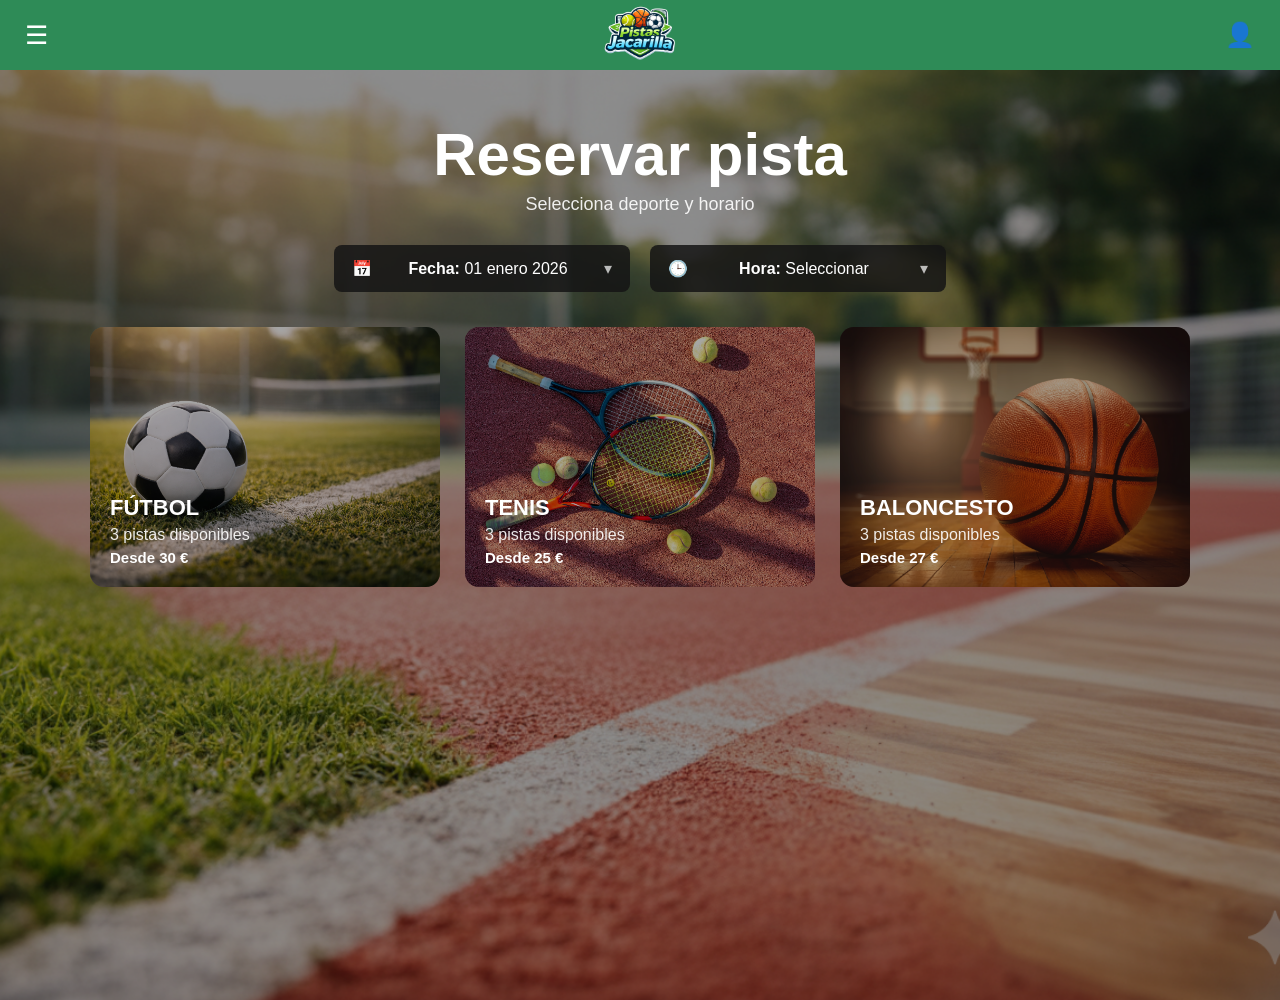
<file: index.html>
<!DOCTYPE html>
<html lang="es">
<head>
    <meta charset="UTF-8">
    <meta name="viewport" content="width=device-width, initial-scale=1.0">
    <title>Pistas Jacarilla</title>
    <link rel="stylesheet" href="inicio.css">
</head>

<body>

<header>
    <div class="menu">☰</div>

    <div class="logo">
        <img src="logo_sin_fondo.png" alt="Logo">
    </div>

    <a href="inicioSesion.html" class="usuario">👤</a>
</header>

<main>
    <div class="overlay">

        <h1>Reservar pista</h1>
        <p class="subtitulo">Selecciona deporte y horario</p>

        <div class="filtros">
            <div class="selector">
                📅 <span><strong>Fecha:</strong> 01 enero 2026</span>
                <span class="flecha">▾</span>
            </div>

            <div class="selector">
                🕒 <span><strong>Hora:</strong> Seleccionar</span>
                <span class="flecha">▾</span>
            </div>
        </div>

        <div class="tarjetas">
            
            <a href="horarioFut.html" class="card futbol">
                <div class="contenido">
                    <h3>FÚTBOL</h3>
                    <p>3 pistas disponibles</p>
                    <span class="precio">Desde 30 €</span>
                </div>
            </a>

            <a href="horarioTenis.html" class="card tenis">
                <div class="contenido">
                    <h3>TENIS</h3>
                    <p>3 pistas disponibles</p>
                    <span class="precio">Desde 25 €</span>
                </div>
            </a>

            <a href="horarioBasket.html" class="card baloncesto">
                <div class="contenido">
                    <h3>BALONCESTO</h3>
                    <p>3 pistas disponibles</p>
                    <span class="precio">Desde 27 €</span>
                </div>
            </a>
        </div>
    </div>
</main>

</body>
</html>
</file>
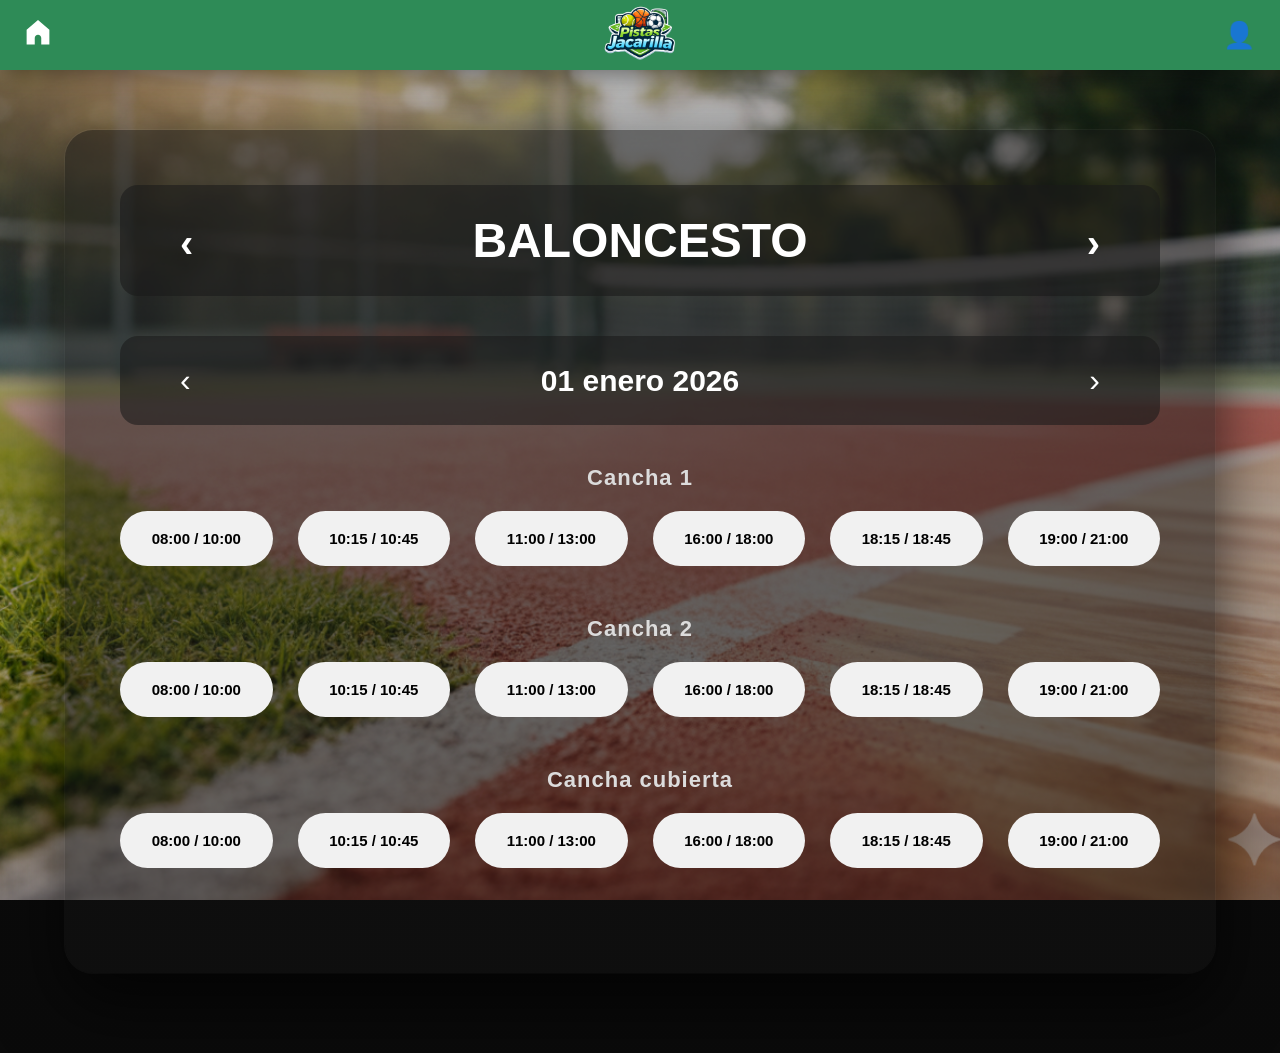
<file: horarioBasket.html>
<!DOCTYPE html>
<html lang="es">



<head>
    <meta charset="UTF-8">
    <meta name="viewport" content="width=device-width, initial-scale=1.0">
    <title>Seleccionar horario</title>
    <link rel="stylesheet" href="horario.css">
</head>



<body>
<header>
    <a href="index.php" class="volverInicio">
        <img src="casa.svg" alt="Inicio">
    </a>

    <div class="logo">
        <img src="logo_sin_fondo.png" alt="Logo">
    </div>

    <a href="login.php" class="usuario">👤</a>
</header>



<main>
    <div class="overlay">

        

        <div class="cajaHorarios">

            <div class="deporteSelector">
                <a href="horarioTenis.html"><span class="flecha">‹</span></a>
                <span class="tituloCentro"><strong>BALONCESTO</strong></span>
                <a href="horarioFut.html"><span class="flecha">›</span></a>
            </div>

            <div class="fechaSelector">
                <span class="flecha">‹</span>
                <span class="tituloCentro"><strong>01 enero 2026</strong></span>
                <span class="flecha">›</span>
            </div>

            <div class="bloque">
                <h2 class="tituloPista">Cancha 1</h2>
                <div class="horarios">
                    <button>08:00 / 10:00</button>
                    <button>10:15 / 10:45</button>
                    <button>11:00 / 13:00</button>
                    <button>16:00 / 18:00</button>
                    <button>18:15 / 18:45</button>
                    <button>19:00 / 21:00</button>
                </div>    
            </div>

            <div class="bloque">
                <h2 class="tituloPista">Cancha 2</h2>
                    <div class="horarios">
                    <button>08:00 / 10:00</button>
                    <button>10:15 / 10:45</button>
                    <button>11:00 / 13:00</button>
                    <button>16:00 / 18:00</button>
                    <button>18:15 / 18:45</button>
                    <button>19:00 / 21:00</button>
                </div>
            </div>

            <div class="bloque">
                <h2 class="tituloPista">Cancha cubierta</h2>
                    <div class="horarios">
                    <button>08:00 / 10:00</button>
                    <button>10:15 / 10:45</button>
                    <button>11:00 / 13:00</button>
                    <button>16:00 / 18:00</button>
                    <button>18:15 / 18:45</button>
                    <button>19:00 / 21:00</button>
                </div>
            </div>
        </div>
    </div>
</main>

</body>
</html>
</file>
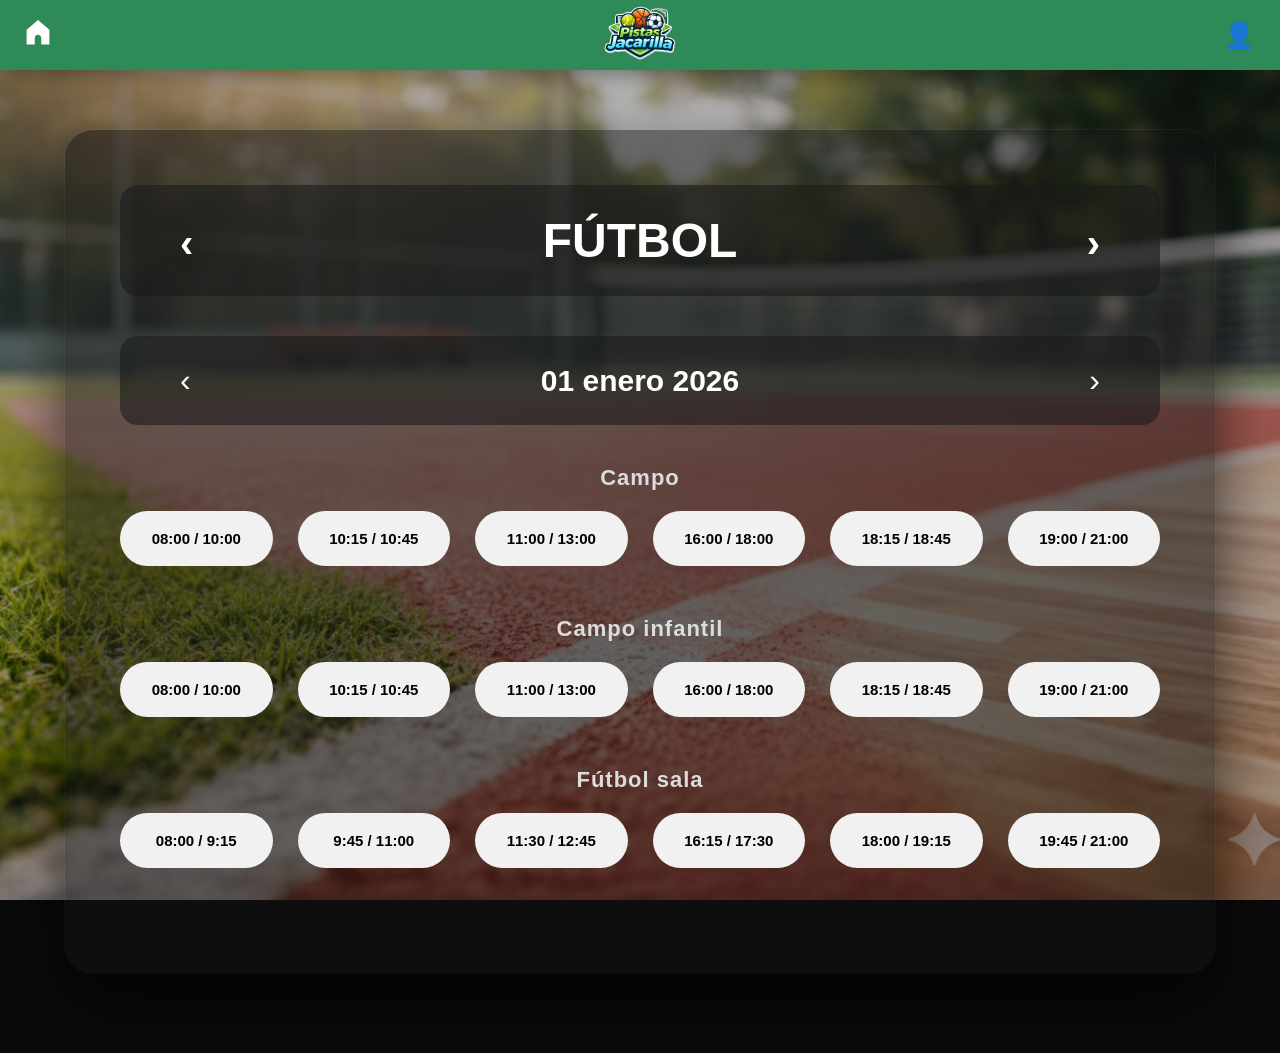
<file: horarioFut.html>
<!DOCTYPE html>
<html lang="es">



<head>
    <meta charset="UTF-8">
    <meta name="viewport" content="width=device-width, initial-scale=1.0">
    <title>Seleccionar horario</title>
    <link rel="stylesheet" href="horario.css">
</head>



<body>
<header>
    <a href="index.php" class="volverInicio">
        <img src="casa.svg" alt="Inicio">
    </a>

    <div class="logo">
        <img src="logo_sin_fondo.png" alt="Logo">
    </div>

    <a href="login.php" class="usuario">👤</a>
</header>



<main>
    <div class="overlay">

        

        <div class="cajaHorarios">

            <div class="deporteSelector">
                <a href="horarioBasket.html"><span class="flecha">‹</span></a>
                <span class="tituloCentro"><strong>FÚTBOL</strong></span>
                <a href="horarioTenis.html"><span class="flecha">›</span></a>
            </div>

            <div class="fechaSelector">
                <span class="flecha">‹</span>
                <span class="tituloCentro"><strong>01 enero 2026</strong></span>
                <span class="flecha">›</span>
            </div>

            <div class="bloque">
                <h2 class="tituloPista">Campo</h2>
                <div class="horarios">
                    <button>08:00 / 10:00</button>
                    <button>10:15 / 10:45</button>
                    <button>11:00 / 13:00</button>
                    <button>16:00 / 18:00</button>
                    <button>18:15 / 18:45</button>
                    <button>19:00 / 21:00</button>
                </div>    
            </div>

            <div class="bloque">
                <h2 class="tituloPista">Campo infantil</h2>
                    <div class="horarios">
                    <button>08:00 / 10:00</button>
                    <button>10:15 / 10:45</button>
                    <button>11:00 / 13:00</button>
                    <button>16:00 / 18:00</button>
                    <button>18:15 / 18:45</button>
                    <button>19:00 / 21:00</button>
                </div>
            </div>

            <div class="bloque">
                <h2 class="tituloPista">Fútbol sala</h2>
                    <div class="horarios">
                    <button>08:00 / 9:15</button>
                    <button>9:45 / 11:00</button>
                    <button>11:30 / 12:45</button>
                    <button>16:15 / 17:30</button>
                    <button>18:00 / 19:15</button>
                    <button>19:45 / 21:00</button>
                </div>
            </div>
        </div>
    </div>
</main>

</body>
</html>
</file>
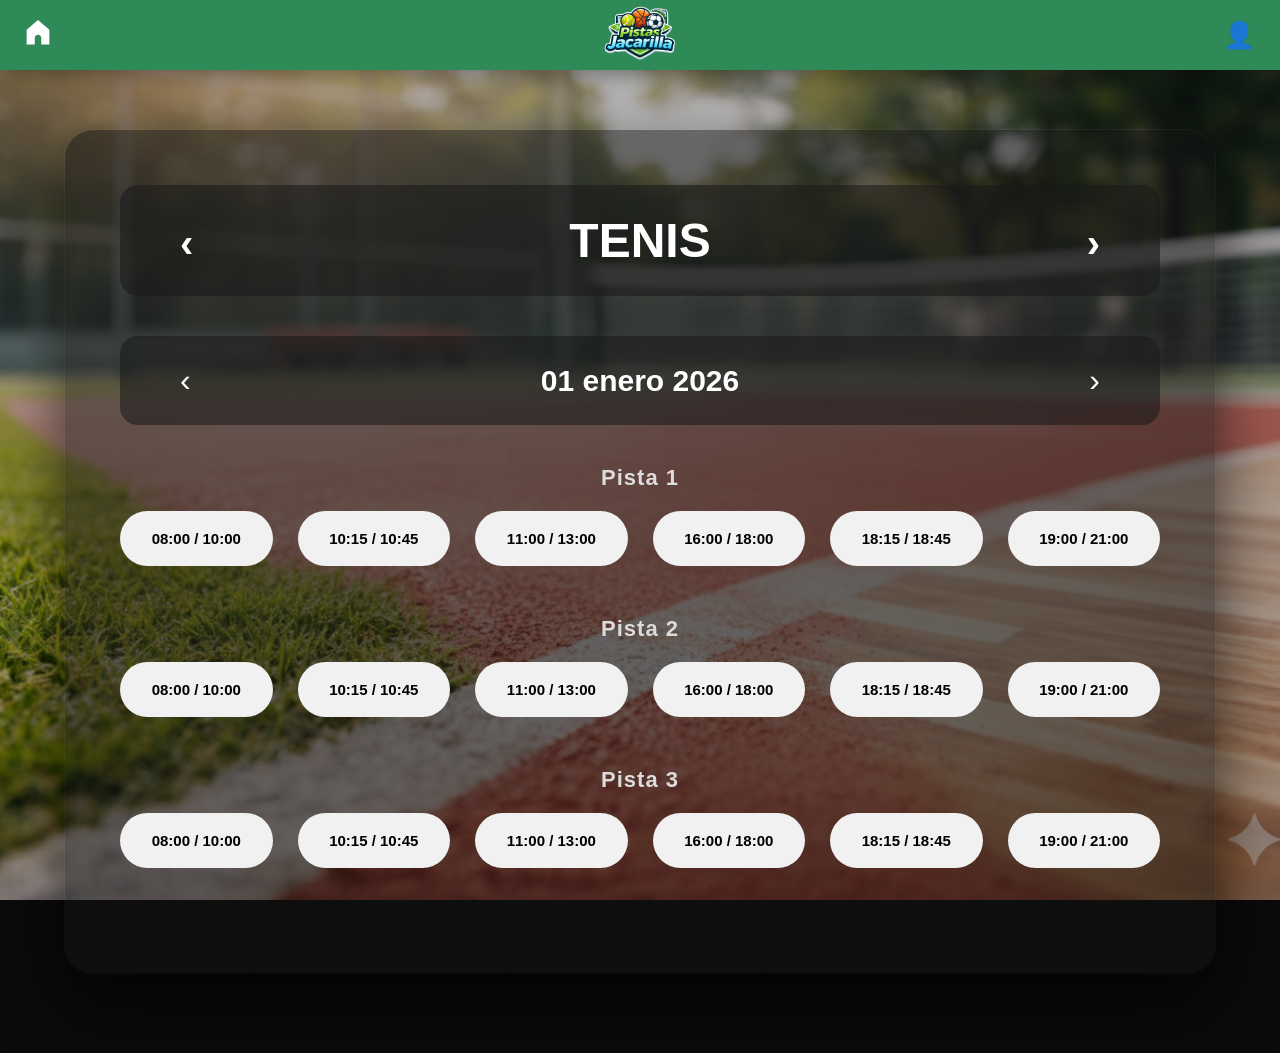
<file: horarioTenis.html>
<!DOCTYPE html>
<html lang="es">



<head>
    <meta charset="UTF-8">
    <meta name="viewport" content="width=device-width, initial-scale=1.0">
    <title>Seleccionar horario</title>
    <link rel="stylesheet" href="horario.css">
</head>



<body>
<header>
    <a href="index.php" class="volverInicio">
        <img src="casa.svg" alt="Inicio">
    </a>

    <div class="logo">
        <img src="logo_sin_fondo.png" alt="Logo">
    </div>

    <a href="login.php" class="usuario">👤</a>
</header>



<main>
    <div class="overlay">

        

        <div class="cajaHorarios">

            <div class="deporteSelector">
                <a href="horarioFut.html"><span class="flecha">‹</span></a>
                <span class="tituloCentro"><strong>TENIS</strong></span>
                <a href="horarioBasket.html"><span class="flecha">›</span></a>
            </div>

            <div class="fechaSelector">
                <span class="flecha">‹</span>
                <span class="tituloCentro"><strong>01 enero 2026</strong></span>
                <span class="flecha">›</span>
            </div>

            <div class="bloque">
                <h2 class="tituloPista">Pista 1</h2>
                <div class="horarios">
                    <button>08:00 / 10:00</button>
                    <button>10:15 / 10:45</button>
                    <button>11:00 / 13:00</button>
                    <button>16:00 / 18:00</button>
                    <button>18:15 / 18:45</button>
                    <button>19:00 / 21:00</button>
                </div>    
            </div>

            <div class="bloque">
                <h2 class="tituloPista">Pista 2</h2>
                    <div class="horarios">
                    <button>08:00 / 10:00</button>
                    <button>10:15 / 10:45</button>
                    <button>11:00 / 13:00</button>
                    <button>16:00 / 18:00</button>
                    <button>18:15 / 18:45</button>
                    <button>19:00 / 21:00</button>
                </div>
            </div>

            <div class="bloque">
                <h2 class="tituloPista">Pista 3</h2>
                <div class="horarios">        
                    <button>08:00 / 10:00</button>
                    <button>10:15 / 10:45</button>
                    <button>11:00 / 13:00</button>
                    <button>16:00 / 18:00</button>
                    <button>18:15 / 18:45</button>
                    <button>19:00 / 21:00</button>
                </div>
            </div>
        </div>
    </div>
</main>

</body>
</html>
</file>
<file: inicio.css>
body {
    margin: 0;
    font-family: "Segoe UI", "Inter", Arial, sans-serif;
    background-color: #0f0f0f;
}

/* HEADER */
header {
    height: 70px;
    background-color: #2e8b57;
    display: flex;
    align-items: center;
    justify-content: space-between;
    padding: 0 25px;
    position: relative;
}

.menu,
.usuario {
    font-size: 26px;
    color: white;
    cursor: pointer;
    text-decoration: none;
}

.logo {
    position: absolute;
    left: 50%;
    transform: translateX(-50%);
}

.logo img {
    height: 85px; /*42*/
}

/* FONDO */
main {
    min-height: calc(100vh - 70px);
    background-image: url("deportes.jpg");
    background-size: cover;
    background-position: center;
}

/* CAPA OSCURA */
.overlay {
    min-height: calc(100vh - 70px);
    background: rgba(0, 0, 0, 0.45);

    display: flex;
    flex-direction: column;
    align-items: center;

    color: white;
    padding: 40px 20px 60px 20px;
}

/* TITULOS */
h1 {
    margin: 10px 0 5px;
    font-size: 60px;
}

.subtitulo {
    margin: 0 0 30px;
    font-size: 18px;
    opacity: 0.9;
}

/* FILTROS */
.filtros {
    display: flex;
    gap: 20px;
    margin-bottom: 35px;
    flex-wrap: wrap;
    justify-content: center;
}

.selector {
    background: rgba(20, 20, 20, 0.85);
    padding: 14px 18px;
    border-radius: 8px;
    min-width: 260px;
    display: flex;
    justify-content: space-between;
    align-items: center;
    font-size: 16px;
}

.flecha {
    opacity: 0.7;
}

/* TARJETAS */
.tarjetas {
    width: 100%;
    max-width: 1100px;
    display: grid;
    grid-template-columns: repeat(auto-fit, minmax(260px, 1fr));
    gap: 25px;
    padding: 0 20px;
}

.card {
    height: 260px;
    border-radius: 14px;
    background-size: cover;
    background-position: center;
    position: relative;
    overflow: hidden;
    cursor: pointer;
    transition: transform 0.25s ease,
                box-shadow 0.25s ease,
                filter 0.25s ease;

    text-decoration: none;
    color: white;
}

/* Efecto para que sobresalga */
.card:hover {
    transform: translateY(-6px) scale(1.04);
    box-shadow: 0 14px 35px rgba(0, 0, 0, 0.45);
    filter: brightness(1.05);
    z-index: 5;
}

/* Efecto de iluminación */
.card:hover::before {
    background: rgba(0, 0, 0, 0.25);
}

.card.futbol {
    background-image: url("fut.jpg");
}

.card.tenis {
    background-image: url("tenis.jpg");
}

.card.baloncesto {
    background-image: url("basket.jpg");
}

/* Oscurecido tarjeta */
.card::before {
    content: "";
    position: absolute;
    inset: 0;
    background: rgba(0, 0, 0, 0.35);
}

/* Contenido */
.contenido {
    position: absolute;
    z-index: 2;
    bottom: 20px;
    left: 20px;
}

.contenido h3 {
    margin: 0;
    font-size: 22px;
}

.contenido p {
    margin: 5px 0;
    opacity: 0.9;
}

.precio {
    font-weight: bold;
    font-size: 15px;
}



/* ==========================================
   ESTILOS PARA EL DESPLEGABLE DE USUARIO 
   ========================================== */

.contenedor-usuario {
    position: relative;
    display: inline-block;
}

/* Reutilizamos o mejoramos tu clase .usuario */
.usuario {
    text-decoration: none;
    font-size: 24px;
    cursor: pointer;
    display: inline-block;
}

.menu-desplegable {
    display: none; /* Oculto por defecto */
    position: absolute;
    right: 0;
    background-color: #ffffff;
    min-width: 160px;
    box-shadow: 0px 8px 16px 0px rgba(0,0,0,0.15);
    border-radius: 6px;
    z-index: 100;
    overflow: hidden;
    border: 1px solid #e0e0e0;
}

.menu-desplegable .bienvenida {
    padding: 12px 16px;
    font-family: sans-serif;
    font-size: 13px;
    color: #666666;
    border-bottom: 1px solid #eeeeee;
    margin: 0;
    background-color: #f9f9f9;
}

.menu-desplegable a {
    color: #333333;
    padding: 12px 16px;
    text-decoration: none;
    display: block;
    font-family: sans-serif;
    font-size: 14px;
    transition: background 0.2s ease;
}

.menu-desplegable a:hover {
    background-color: #f5f5f5;
}

/* Color especial para el botón de cerrar sesión */
.menu-desplegable a.logout {
    color: #de3545;
    border-top: 1px solid #eeeeee;
}

.menu-desplegable a.logout:hover {
    background-color: #fdf2f2;
}

/* Mostrar el menú al pasar el cursor sobre el contenedor */
.contenedor-usuario:hover .menu-desplegable {
    display: block;
}
</file>
<file: horario.css>
* {
    box-sizing: border-box;
}

body {
    margin: 0;
    font-family: "Segoe UI", "Inter", Arial, sans-serif;
    background-color: #0f0f0f;
}

/* HEADER */
header {
    height: 70px;
    background-color: #2e8b57;
    display: flex;
    align-items: center;
    justify-content: space-between;
    padding: 0 25px;
    position: relative;
    box-shadow: 0 5px 20px rgba(0,0,0,0.4);  /* sombra */
}

.logo {
    position: absolute;
    left: 50%;
    transform: translateX(-50%);
}

.logo img {
    height: 85px;
}

.usuario {
    font-size: 26px;
    text-decoration: none;
    color: white;
}

.volverInicio img {
    width: 26px;
    height: 26px;
}

/* FONDO */
main {
    min-height: calc(100vh - 70px);
    background: url("deportes.jpg");
    background-size: cover;
    background-position: center;
    background-attachment: fixed;
}

/* CAPA OSCURA */
.overlay {
    min-height: 100%;
    background: linear-gradient(
        to bottom,
        rgba(0, 0, 0, 0.277),
        rgba(0, 0, 0, 0.325)
    );
    display: flex;
    flex-direction: column;
    align-items: center;
    padding: 60px 0 80px;
    color: white;
}

/* CAJA */
.cajaHorarios {
    width: 90vw;
    max-width: 1150px;
    background: rgba(20, 20, 20, 0.486);
    padding: 55px;
    border-radius: 28px;
    box-shadow:
        0 30px 70px rgba(0,0,0,0.7),
        0 0 0 1px rgba(255,255,255,0.05);
}

/* DEPORTE y FECHA*/
.deporteSelector {
    width: 100%;
    background: rgba(25, 25, 25, 0.563);
    padding: 28px 60px;   /* el primero da espacio entre la caja y el título, el segundo entre el título y las flechas */
    border-radius: 18px;
    margin-bottom: 40px;

    font-size: 48px;
    font-weight: 800;

    display: flex;
    align-items: center;
    justify-content: space-between; /* separa las flechas */
}

.fechaSelector {
    width: 100%;
    background: rgba(25, 25, 25, 0.563);
    padding: 26px 60px;   /* el primero da espacio entre la caja y el título, el segundo entre el título y las flechas */
    border-radius: 18px;
    margin-bottom: 40px;

    font-size: 30px;
    font-weight: 500;

    display: flex;
    align-items: center;
    justify-content: space-between; /* separa las flechas */
}

.deporteSelector:hover,
.fechaSelector:hover {
    background: rgba(40, 40, 40, 0.95);
}

.tituloCentro {
    margin: 0 auto;
    text-align: center;
}

.deporteSelector a {
    text-decoration: none;
    color: white;
}

.fechaSelector a {
    text-decoration: none;
    color: white;
}

.flecha {
    font-size: 40px;
    cursor: pointer;
    transition: 0.2s;
    user-select: none;
    text-decoration: none;
}

.fechaSelector .flecha {
    font-size: 32px;
}

.flecha:hover {
    color: #2e8b57;
    transform: scale(1.2);
}

/* GRID */
.horarios {
    display: grid;
    grid-template-columns: repeat(6, 1fr);  /* 6 por fila fijos */
    gap: 25px;                              /* más espacio */
}


/* BOTONES */
.horarios button {
    padding: 18px 10px;
    border-radius: 50px;
    border: 1px solid transparent;
    cursor: pointer;
    font-weight: 600;
    font-size: 15px;
    background-color: #f1f1f1;
    transition: all 0.25s ease;
}

.horarios button:hover {
    background-color: #2e8b57;
    color: white;
    transform: translateY(-4px);
    box-shadow: 0 10px 25px rgba(46,139,87,0.4);
}

/* BLOQUES POR PISTA */
.bloque {
    margin-bottom: 50px;
}

/* TITULO PISTA */
.tituloPista {
    font-size: 22px;
    font-weight: 600;
    margin-bottom: 20px;
    letter-spacing: 1px;
    text-align: center;
    color: #dcdcdc;
}





/* DISEÑO RESPONSIVE */

/* TABLET */
@media (max-width: 1024px){

    .cajaHorarios{
        padding:40px;
    }

    .deporteSelector{
        font-size:36px;
        padding:22px 40px;
    }

    .fechaSelector{
        font-size:24px;
        padding:20px 40px;
    }

    .flecha{
        font-size:32px;
    }

    .fechaSelector .flecha{
        font-size:26px;
    }

    .horarios{
        grid-template-columns: repeat(3,1fr);    /* horarios en 3 columnas */
    }

}



/* MOVIL */
@media (max-width: 600px){

    main{
        background-attachment: scroll;
    }
    header{
        padding:0 15px;
    }

    .logo img{
        height:60px;
    }

    .cajaHorarios{
        width:95vw;
        padding:25px;
    }

    .deporteSelector{
        font-size:26px;
        padding:18px 20px;
    }

    .fechaSelector{
        font-size:18px;
        padding:16px 20px;
    }

    .flecha{
        font-size:26px;
    }

    .fechaSelector .flecha{
        font-size:22px;
    }

    .horarios{
        grid-template-columns: repeat(2,1fr);    /* horarios en 2 columnas */
        gap:15px;
    }

    .horarios button{
        font-size:13px;
        padding:14px 8px;
    }

    .tituloPista{
        font-size:18px;
    }
}
</file>
